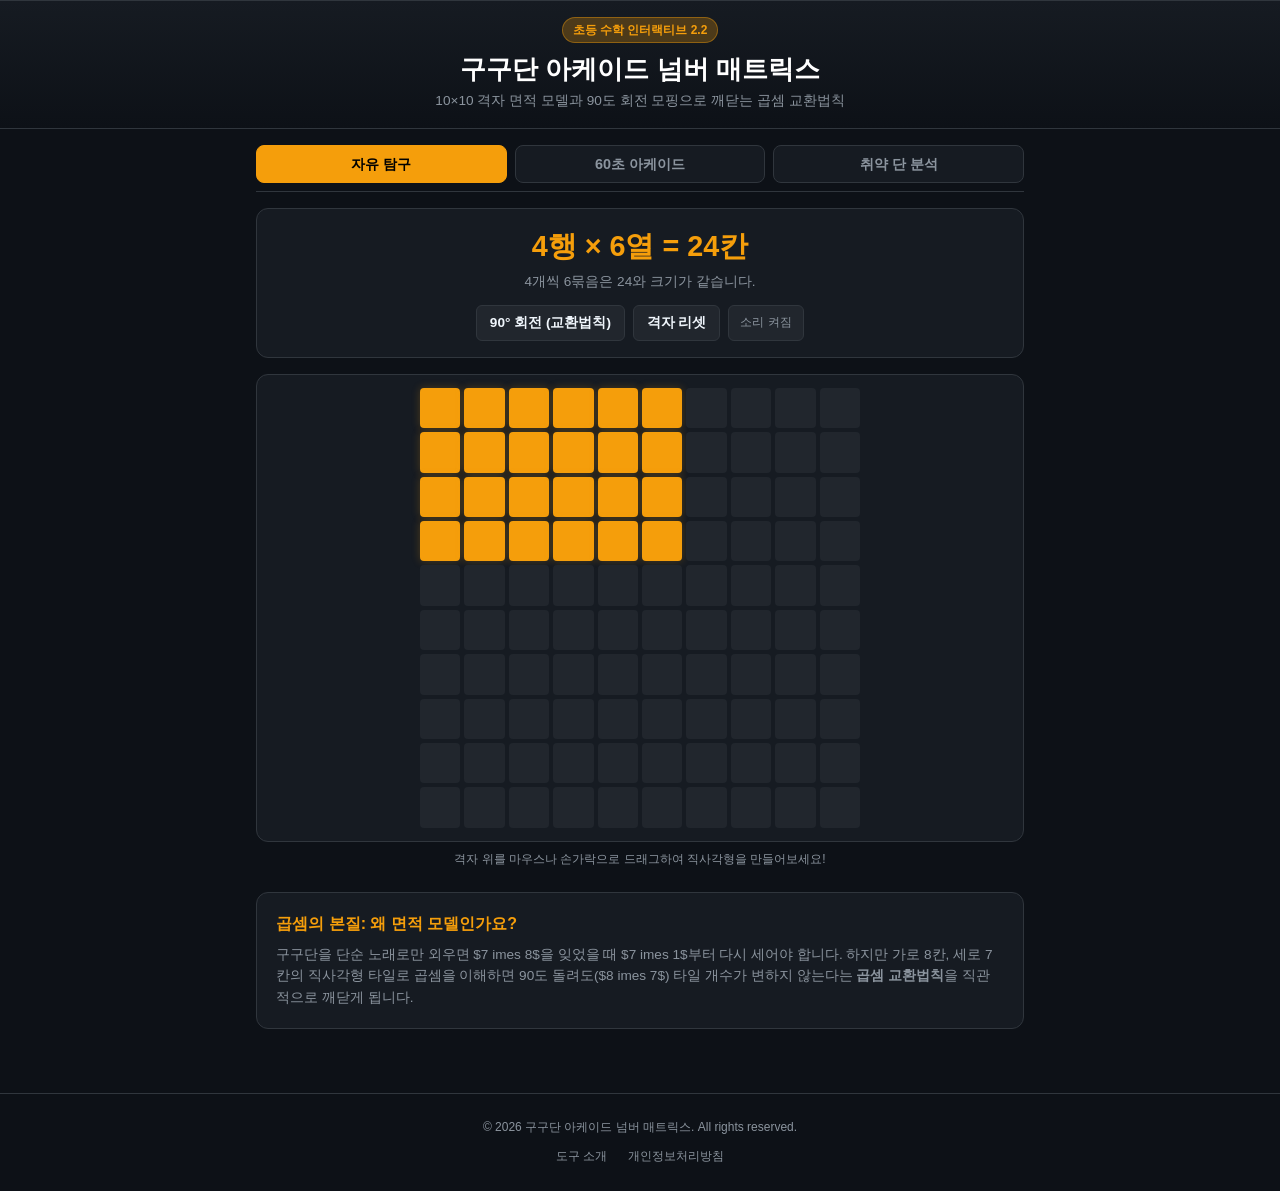
<file: index.html>
<!DOCTYPE html>
<html lang="ko">
<head>
  <meta charset="UTF-8">
  <meta name="robots" content="noindex, follow">
  <meta name="viewport" content="width=device-width, initial-scale=1.0, maximum-scale=1.0, user-scalable=no">
  <title>구구단 아케이드 넘버 매트릭스 | 10x10 시각적 곱셈 실험실</title>
  <meta name="description" content="10x10 네온 격자를 직접 드래그하며 곱셈의 면적 모델과 교환법칙을 시각적으로 체득하는 인터랙티브 구구단 연산 아케이드입니다.">
  <link rel="canonical" href="https://times-table-matrix.enjoy-onepage.com/">
  <link rel="manifest" href="manifest.json">
  <link rel="stylesheet" href="style.css">
  <script async src="https://pagead2.googlesyndication.com/pagead/js/adsbygoogle.js?client=ca-pub-1204958742918459" crossorigin="anonymous"></script>
</head>
<body>
  <!-- Header Banner (Max 90px Clamped) -->
  <aside class="ad-top-wrapper" aria-label="스폰서 링크">
    <div class="ad-top-box">
      <ins class="adsbygoogle"
           style="display:block; max-height:90px;"
           data-ad-client="ca-pub-1204958742918459"
           data-ad-slot="3824727725"
           data-ad-format="horizontal"
           data-full-width-responsive="false"></ins>
      <script>(adsbygoogle = window.adsbygoogle || []).push({});</script>
    </div>
  </aside>

  <header class="app-header">
    <div class="header-inner">
      <div class="brand-row">
        <span class="brand-badge">초등 수학 인터랙티브 2.2</span>
        <h1 class="app-title">구구단 아케이드 넘버 매트릭스</h1>
      </div>
      <p class="app-subtitle">10×10 격자 면적 모델과 90도 회전 모핑으로 깨닫는 곱셈 교환법칙</p>
    </div>
  </header>

  <main class="main-container">
    <nav class="mode-tabs" role="tablist">
      <button class="tab-btn active" id="tabExplore" role="tab">자유 탐구</button>
      <button class="tab-btn" id="tabArcade" role="tab">60초 아케이드</button>
      <button class="tab-btn" id="tabHeatmap" role="tab">취약 단 분석</button>
    </nav>

    <!-- Exploration Panel -->
    <section class="panel-section" id="panelExplore">
      <div class="calc-readout-card">
        <div class="formula-badge" id="expFormulaBadge">4행 × 6열 = 24칸</div>
        <div class="formula-desc" id="expFormulaDesc">4개씩 6묶음은 24와 크기가 같습니다.</div>
        <div class="control-actions">
          <button class="action-btn secondary" id="btnRotate">90° 회전 (교환법칙)</button>
          <button class="action-btn secondary" id="btnResetGrid">격자 리셋</button>
          <button class="sound-toggle-btn" id="btnSoundToggle" aria-label="소리 토글">소리 켜짐</button>
        </div>
      </div>

      <div class="matrix-wrapper">
        <div class="matrix-grid" id="matrixGrid"></div>
      </div>
      <div class="matrix-hint">격자 위를 마우스나 손가락으로 드래그하여 직사각형을 만들어보세요!</div>
    </section>

    <!-- Arcade Panel -->
    <section class="panel-section hidden" id="panelArcade">
      <div class="arcade-hud">
        <div class="hud-item">
          <span class="hud-label">남은 시간</span>
          <span class="hud-val time" id="arcadeTimer">60s</span>
        </div>
        <div class="hud-item">
          <span class="hud-label">현재 점수</span>
          <span class="hud-val score" id="arcadeScore">0</span>
        </div>
        <div class="hud-item">
          <span class="hud-label">연속 콤보</span>
          <span class="hud-val combo" id="arcadeCombo">0x</span>
        </div>
      </div>

      <div class="arcade-card">
        <div class="arcade-quiz" id="arcadeQuestion">준비 되셨나요?</div>
        <div class="arcade-answer-box">
          <input type="number" id="arcadeInput" placeholder="정답 입력" disabled />
          <button class="action-btn primary" id="btnArcadeSubmit" disabled>확인</button>
        </div>
        <button class="action-btn accent full" id="btnArcadeStart">아케이드 시작하기</button>
      </div>

      <div class="numpad-grid" id="arcadeNumpad">
        <button class="num-btn" data-val="1">1</button>
        <button class="num-btn" data-val="2">2</button>
        <button class="num-btn" data-val="3">3</button>
        <button class="num-btn" data-val="4">4</button>
        <button class="num-btn" data-val="5">5</button>
        <button class="num-btn" data-val="6">6</button>
        <button class="num-btn" data-val="7">7</button>
        <button class="num-btn" data-val="8">8</button>
        <button class="num-btn" data-val="9">9</button>
        <button class="num-btn action" data-val="clear">C</button>
        <button class="num-btn" data-val="0">0</button>
        <button class="num-btn action" data-val="back">←</button>
      </div>
    </section>

    <!-- Heatmap Panel -->
    <section class="panel-section hidden" id="panelHeatmap">
      <div class="heatmap-header">
        <h2>구구단 2단~9단 오답 취약도</h2>
        <p>자주 틀리거나 응답 시간이 지연된 단이 붉은색으로 점등됩니다.</p>
      </div>
      <div class="heatmap-grid" id="heatmapGrid"></div>
      <button class="action-btn secondary full" id="btnResetStats">학습 통계 초기화</button>
    </section>

    <!-- In-Article Ad -->
    <aside class="ad-mid-wrapper" aria-label="스폰서 링크">
      <ins class="adsbygoogle"
           style="display:block"
           data-ad-client="ca-pub-1204958742918459"
           data-ad-slot="1186914926"
           data-ad-format="auto"
           data-full-width-responsive="true"></ins>
      <script>(adsbygoogle = window.adsbygoogle || []).push({});</script>
    </aside>

    <!-- Educational Explanation -->
    <section class="edu-card">
      <h2>곱셈의 본질: 왜 면적 모델인가요?</h2>
      <p>구구단을 단순 노래로만 외우면 $7 	imes 8$을 잊었을 때 $7 	imes 1$부터 다시 세어야 합니다. 하지만 가로 8칸, 세로 7칸의 직사각형 타일로 곱셈을 이해하면 90도 돌려도($8 	imes 7$) 타일 개수가 변하지 않는다는 <strong>곱셈 교환법칙</strong>을 직관적으로 깨닫게 됩니다.</p>
    </section>
  </main>

  <!-- Multiplex Footer Ad -->
  <aside class="ad-bot-wrapper" aria-label="스폰서 추천">
    <ins class="adsbygoogle"
         style="display:block"
         data-ad-client="ca-pub-1204958742918459"
         data-ad-slot="3416334507"
         data-ad-format="autorelaxed"></ins>
    <script>(adsbygoogle = window.adsbygoogle || []).push({});</script>
  </aside>

  <footer class="app-footer">
    <div class="footer-inner">
      <p class="copyright">© 2026 구구단 아케이드 넘버 매트릭스. All rights reserved.</p>
      <nav class="footer-nav">
        <a href="about.html">도구 소개</a>
        <a href="privacy.html">개인정보처리방침</a>
      </nav>
    </div>
  </footer>

  <script src="app.js"></script>
</body>
</html>
</file>
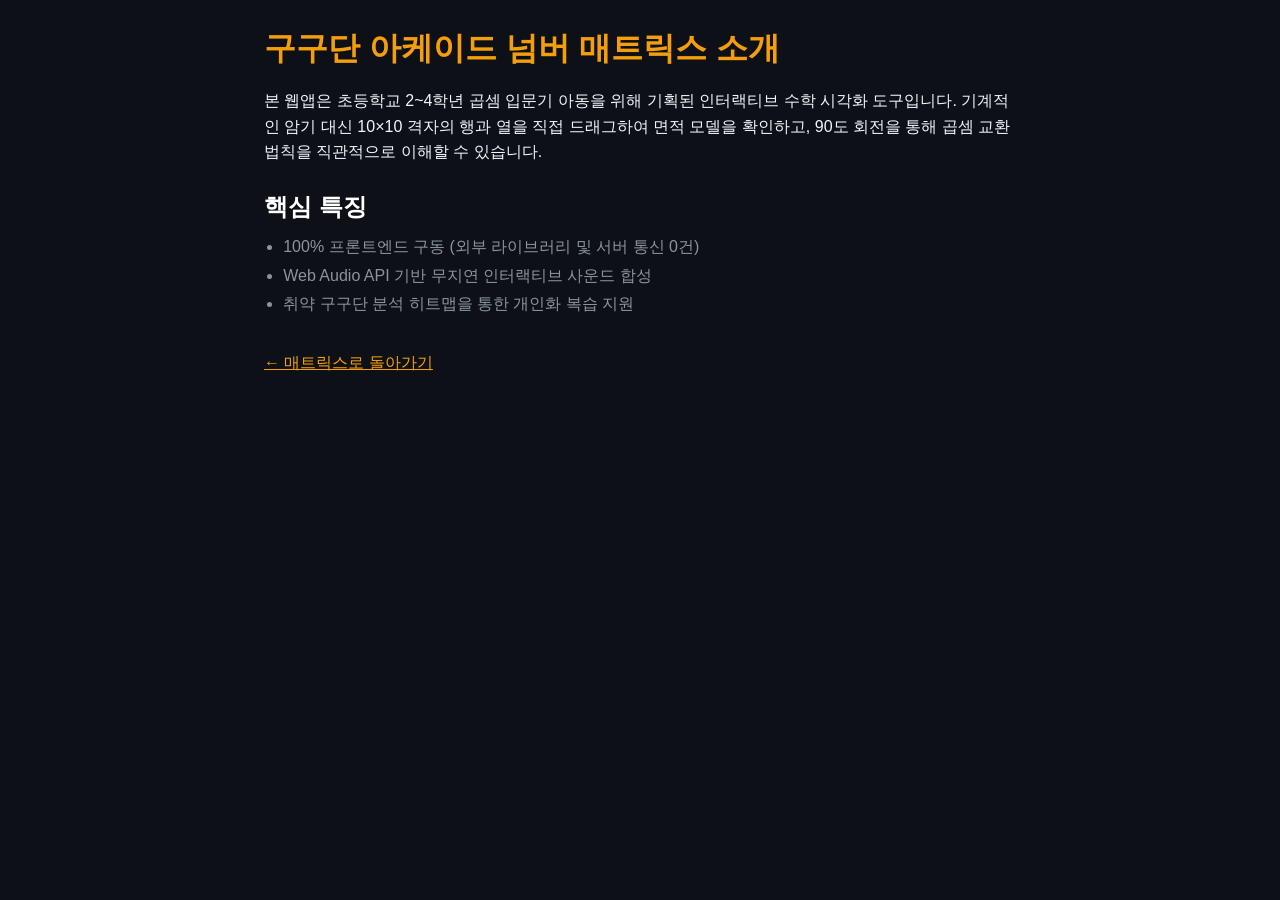
<file: about.html>
<!DOCTYPE html>
<html lang="ko">
<head>
  <meta charset="UTF-8">
  <meta name="robots" content="noindex, follow">
  <meta name="viewport" content="width=device-width, initial-scale=1.0">
  <title>구구단 아케이드 넘버 매트릭스 도구 소개</title>
  <link rel="canonical" href="https://times-table-matrix.enjoy-onepage.com/about.html">
  <link rel="stylesheet" href="style.css">
</head>
<body style="padding: 1.5rem; max-width: 800px; margin: 0 auto; color: #f0f6fc; background: #0d1117;">
  <h1 style="color: #f59e0b; margin-bottom: 1rem;">구구단 아케이드 넘버 매트릭스 소개</h1>
  <p style="margin-bottom: 1rem; line-height: 1.6;">본 웹앱은 초등학교 2~4학년 곱셈 입문기 아동을 위해 기획된 인터랙티브 수학 시각화 도구입니다. 기계적인 암기 대신 10×10 격자의 행과 열을 직접 드래그하여 면적 모델을 확인하고, 90도 회전을 통해 곱셈 교환법칙을 직관적으로 이해할 수 있습니다.</p>
  <h2 style="color: #fff; margin: 1.5rem 0 0.5rem 0;">핵심 특징</h2>
  <ul style="margin-left: 1.2rem; line-height: 1.8; color: #8b949e;">
    <li>100% 프론트엔드 구동 (외부 라이브러리 및 서버 통신 0건)</li>
    <li>Web Audio API 기반 무지연 인터랙티브 사운드 합성</li>
    <li>취약 구구단 분석 히트맵을 통한 개인화 복습 지원</li>
  </ul>
  <p style="margin-top: 2rem;"><a href="/" style="color: #f59e0b; text-decoration: underline;">← 매트릭스로 돌아가기</a></p>
</body>
</html>
</file>
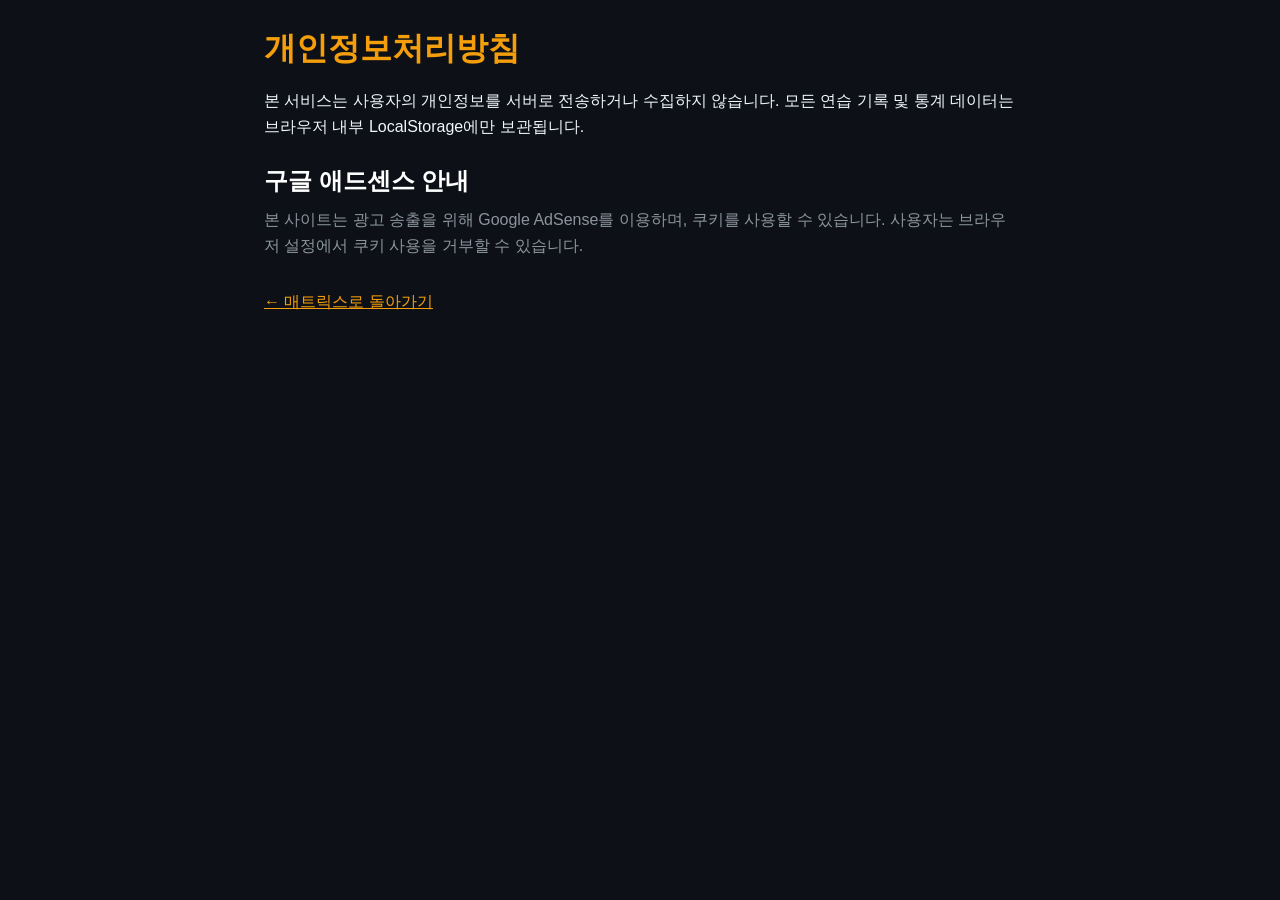
<file: privacy.html>
<!DOCTYPE html>
<html lang="ko">
<head>
  <meta charset="UTF-8">
  <meta name="robots" content="noindex, follow">
  <meta name="viewport" content="width=device-width, initial-scale=1.0">
  <title>개인정보처리방침 | 구구단 아케이드 넘버 매트릭스</title>
  <link rel="canonical" href="https://times-table-matrix.enjoy-onepage.com/privacy.html">
  <link rel="stylesheet" href="style.css">
</head>
<body style="padding: 1.5rem; max-width: 800px; margin: 0 auto; color: #f0f6fc; background: #0d1117;">
  <h1 style="color: #f59e0b; margin-bottom: 1rem;">개인정보처리방침</h1>
  <p style="margin-bottom: 1rem; line-height: 1.6;">본 서비스는 사용자의 개인정보를 서버로 전송하거나 수집하지 않습니다. 모든 연습 기록 및 통계 데이터는 브라우저 내부 LocalStorage에만 보관됩니다.</p>
  <h2 style="color: #fff; margin: 1.5rem 0 0.5rem 0;">구글 애드센스 안내</h2>
  <p style="color: #8b949e; line-height: 1.6;">본 사이트는 광고 송출을 위해 Google AdSense를 이용하며, 쿠키를 사용할 수 있습니다. 사용자는 브라우저 설정에서 쿠키 사용을 거부할 수 있습니다.</p>
  <p style="margin-top: 2rem;"><a href="/" style="color: #f59e0b; text-decoration: underline;">← 매트릭스로 돌아가기</a></p>
</body>
</html>
</file>
<file: style.css>
:root {
  --bg-color: #0d1117;
  --surface: #161b22;
  --surface-border: #30363d;
  --primary: #f59e0b;
  --primary-glow: rgba(245, 158, 11, 0.25);
  --accent: #6366f1;
  --text-main: #f0f6fc;
  --text-muted: #8b949e;
  --success: #10b981;
  --danger: #ef4444;
  --font-family: -apple-system, BlinkMacSystemFont, "Segoe UI", Roboto, "Helvetica Neue", Arial, sans-serif;
}
* { box-sizing: border-box; margin: 0; padding: 0; }
body {
  background-color: var(--bg-color);
  color: var(--text-main);
  font-family: var(--font-family);
  line-height: 1.5;
  overflow-x: hidden;
  width: 100%;
}
.ad-top-wrapper {
  width: 100%;
  max-height: 90px;
  overflow: hidden;
  background: var(--surface);
  border-bottom: 1px solid var(--surface-border);
  display: flex;
  justify-content: center;
}
.ad-top-box {
  width: 100%;
  max-width: 1200px;
  max-height: 90px;
  overflow: hidden;
}
.app-header {
  padding: 1rem;
  background: linear-gradient(180deg, #161b22 0%, #0d1117 100%);
  border-bottom: 1px solid var(--surface-border);
  text-align: center;
}
.header-inner { max-width: 800px; margin: 0 auto; }
.brand-badge {
  display: inline-block;
  font-size: 0.75rem;
  background: var(--primary-glow);
  color: var(--primary);
  padding: 0.2rem 0.6rem;
  border-radius: 999px;
  margin-bottom: 0.4rem;
  font-weight: 600;
  border: 1px solid rgba(245, 158, 11, 0.4);
}
.app-title {
  font-size: clamp(1.1rem, 4vw, 1.6rem);
  font-weight: 800;
  color: #fff;
  white-space: nowrap;
  overflow: hidden;
  text-overflow: ellipsis;
}
.app-subtitle {
  font-size: clamp(0.75rem, 2.5vw, 0.85rem);
  color: var(--text-muted);
  margin-top: 0.2rem;
  white-space: nowrap;
  overflow: hidden;
  text-overflow: ellipsis;
}
.main-container {
  max-width: 800px;
  margin: 0 auto;
  padding: 1rem;
  width: 100%;
}
.mode-tabs {
  display: flex;
  gap: 0.5rem;
  margin-bottom: 1rem;
  border-bottom: 1px solid var(--surface-border);
  padding-bottom: 0.5rem;
}
.tab-btn {
  flex: 1;
  padding: 0.55rem 0.2rem;
  background: var(--surface);
  border: 1px solid var(--surface-border);
  color: var(--text-muted);
  border-radius: 8px;
  cursor: pointer;
  font-size: clamp(0.75rem, 2.8vw, 0.9rem);
  font-weight: 600;
  white-space: nowrap;
}
.tab-btn.active {
  background: var(--primary);
  color: #000;
  border-color: var(--primary);
}
.panel-section { display: block; }
.panel-section.hidden { display: none; }
.calc-readout-card {
  background: var(--surface);
  border: 1px solid var(--surface-border);
  border-radius: 12px;
  padding: 1rem;
  text-align: center;
  margin-bottom: 1rem;
}
.formula-badge {
  font-size: clamp(1.2rem, 5vw, 1.8rem);
  font-weight: 900;
  color: var(--primary);
  margin-bottom: 0.2rem;
}
.formula-desc {
  font-size: 0.85rem;
  color: var(--text-muted);
  margin-bottom: 0.8rem;
}
.control-actions {
  display: flex;
  gap: 0.5rem;
  justify-content: center;
  flex-wrap: wrap;
}
.action-btn {
  padding: 0.5rem 0.8rem;
  border-radius: 6px;
  font-size: clamp(0.75rem, 2.5vw, 0.85rem);
  font-weight: 700;
  cursor: pointer;
  border: none;
  white-space: nowrap;
}
.action-btn.primary { background: var(--primary); color: #000; }
.action-btn.secondary { background: #21262d; color: var(--text-main); border: 1px solid var(--surface-border); }
.action-btn.accent { background: var(--accent); color: #fff; }
.action-btn.full { width: 100%; margin-top: 0.5rem; }
.sound-toggle-btn {
  padding: 0.5rem 0.7rem;
  background: #21262d;
  color: var(--text-muted);
  border: 1px solid var(--surface-border);
  border-radius: 6px;
  font-size: 0.75rem;
  cursor: pointer;
  white-space: nowrap;
}
.matrix-wrapper {
  background: var(--surface);
  border: 1px solid var(--surface-border);
  border-radius: 12px;
  padding: 0.8rem;
  display: flex;
  justify-content: center;
  margin-bottom: 0.5rem;
  touch-action: none;
}
.matrix-grid {
  display: grid;
  grid-template-columns: repeat(10, 1fr);
  gap: 4px;
  width: 100%;
  max-width: 440px;
  aspect-ratio: 1 / 1;
  transition: transform 0.4s ease;
}
.matrix-cell {
  background: #21262d;
  border-radius: 4px;
  aspect-ratio: 1 / 1;
  cursor: pointer;
  transition: all 0.15s ease;
  display: flex;
  align-items: center;
  justify-content: center;
  font-size: 0.65rem;
  color: transparent;
  user-select: none;
}
.matrix-cell.selected {
  background: var(--primary);
  box-shadow: 0 0 8px var(--primary-glow);
  color: #000;
  font-weight: bold;
}
.matrix-hint {
  text-align: center;
  font-size: 0.75rem;
  color: var(--text-muted);
  margin-bottom: 1rem;
}
.arcade-hud {
  display: flex;
  justify-content: space-between;
  background: var(--surface);
  border: 1px solid var(--surface-border);
  border-radius: 10px;
  padding: 0.8rem;
  margin-bottom: 1rem;
}
.hud-item { text-align: center; flex: 1; }
.hud-label { display: block; font-size: 0.7rem; color: var(--text-muted); }
.hud-val { font-size: 1.2rem; font-weight: 800; }
.hud-val.time { color: #f59e0b; }
.hud-val.score { color: #10b981; }
.hud-val.combo { color: #6366f1; }
.arcade-card {
  background: var(--surface);
  border: 1px solid var(--surface-border);
  border-radius: 12px;
  padding: 1.5rem 1rem;
  text-align: center;
  margin-bottom: 1rem;
}
.arcade-quiz {
  font-size: clamp(1.4rem, 6vw, 2.2rem);
  font-weight: 900;
  color: #fff;
  margin-bottom: 1rem;
}
.arcade-answer-box {
  display: flex;
  gap: 0.5rem;
  max-width: 320px;
  margin: 0 auto;
}
.arcade-answer-box input {
  flex: 1;
  padding: 0.6rem;
  font-size: 1.2rem;
  background: #0d1117;
  border: 1px solid var(--surface-border);
  color: #fff;
  text-align: center;
  border-radius: 6px;
}
.numpad-grid {
  display: grid;
  grid-template-columns: repeat(3, 1fr);
  gap: 0.5rem;
  max-width: 320px;
  margin: 0 auto 1rem auto;
}
.num-btn {
  padding: 0.8rem;
  background: #21262d;
  color: #fff;
  border: 1px solid var(--surface-border);
  border-radius: 8px;
  font-size: 1.2rem;
  font-weight: 700;
  cursor: pointer;
}
.num-btn.action { background: #30363d; color: var(--primary); }
.heatmap-header { text-align: center; margin-bottom: 1rem; }
.heatmap-header h2 { font-size: 1.1rem; color: #fff; }
.heatmap-header p { font-size: 0.8rem; color: var(--text-muted); }
.heatmap-grid {
  display: grid;
  grid-template-columns: repeat(4, 1fr);
  gap: 0.5rem;
  margin-bottom: 1rem;
}
.heat-card {
  background: var(--surface);
  border: 1px solid var(--surface-border);
  padding: 0.8rem 0.4rem;
  text-align: center;
  border-radius: 8px;
}
.heat-table { font-size: 1rem; font-weight: bold; }
.heat-stat { font-size: 0.75rem; color: var(--text-muted); margin-top: 0.2rem; }
.ad-mid-wrapper, .ad-bot-wrapper {
  margin: 1.5rem 0;
  text-align: center;
}
.edu-card {
  background: var(--surface);
  border: 1px solid var(--surface-border);
  border-radius: 12px;
  padding: 1.2rem;
  margin: 1.5rem 0;
}
.edu-card h2 { font-size: 1rem; color: var(--primary); margin-bottom: 0.5rem; }
.edu-card p { font-size: 0.85rem; color: var(--text-muted); line-height: 1.6; }
.app-footer {
  background: #0d1117;
  border-top: 1px solid var(--surface-border);
  padding: 1.5rem 1rem;
  text-align: center;
}
.copyright { font-size: 0.75rem; color: var(--text-muted); margin-bottom: 0.4rem; }
.footer-nav a {
  font-size: 0.75rem;
  color: var(--text-muted);
  text-decoration: none;
  margin: 0 0.5rem;
}
</file>
